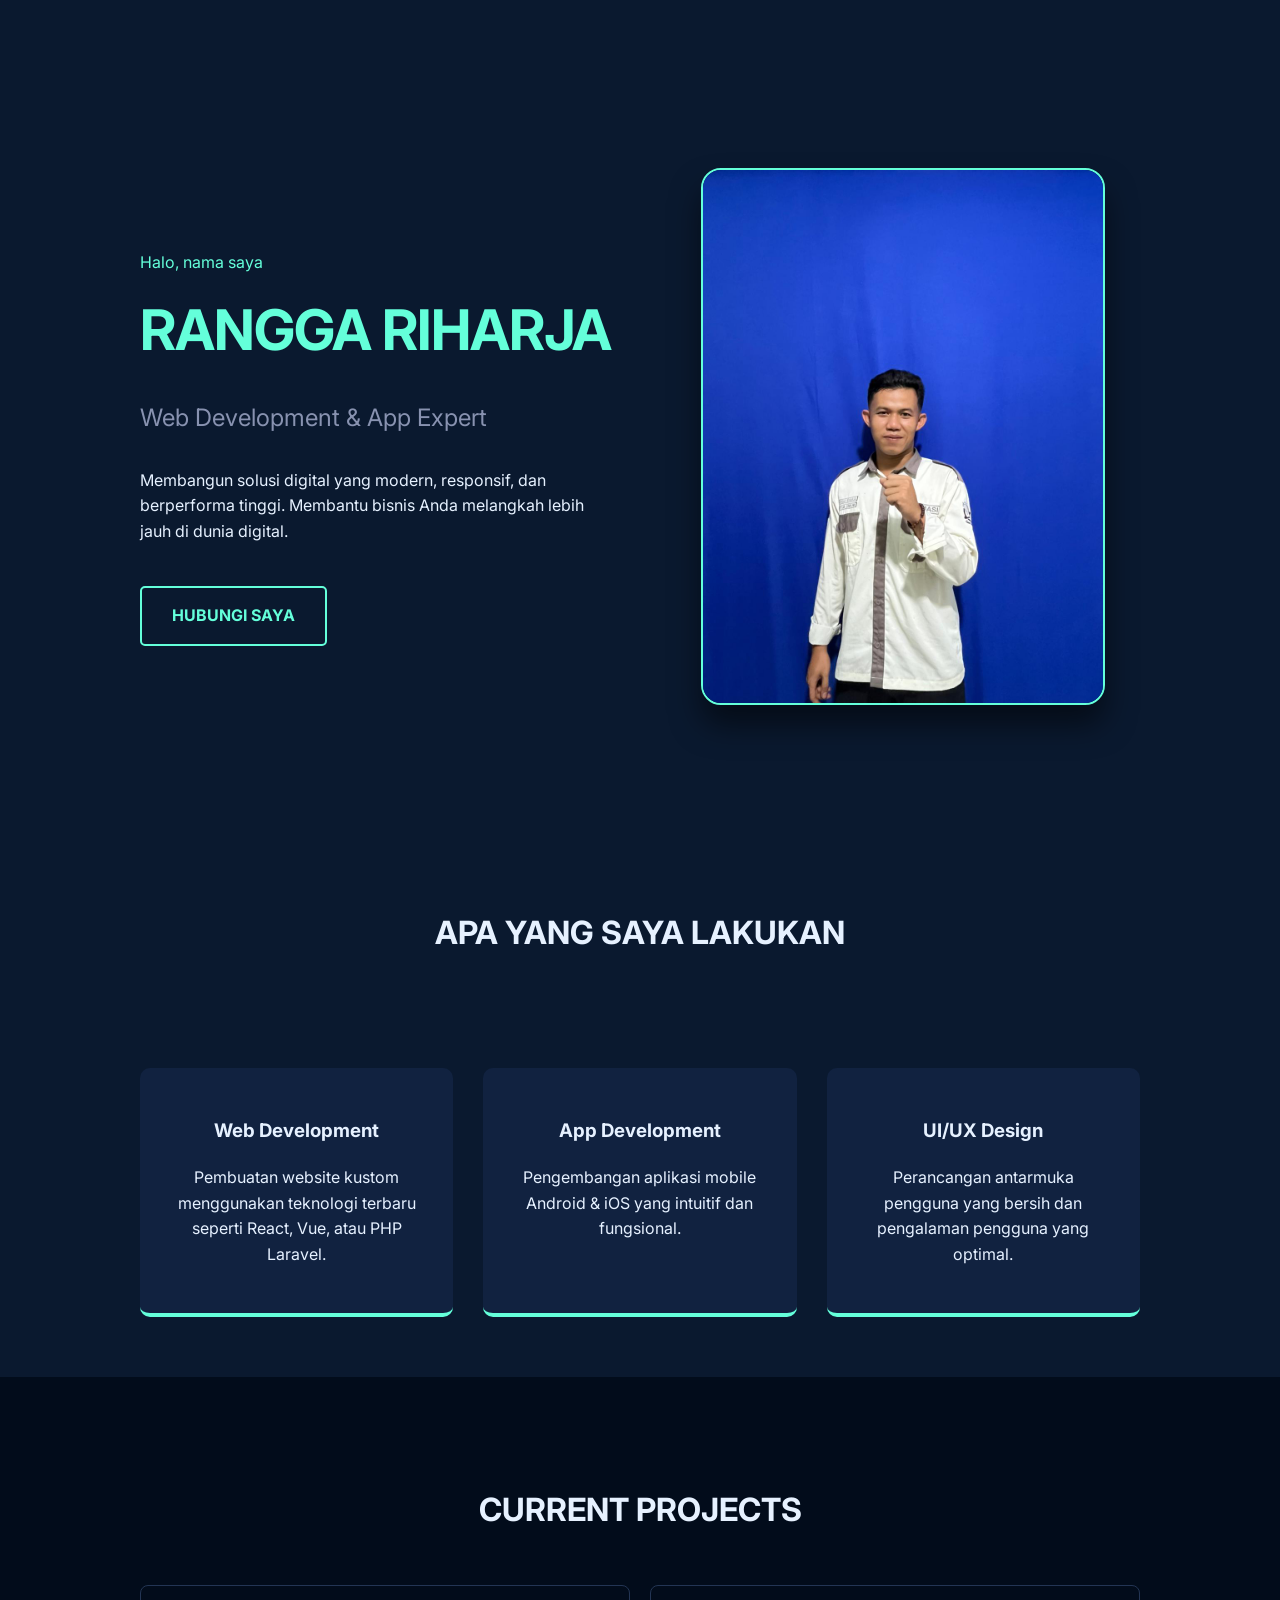
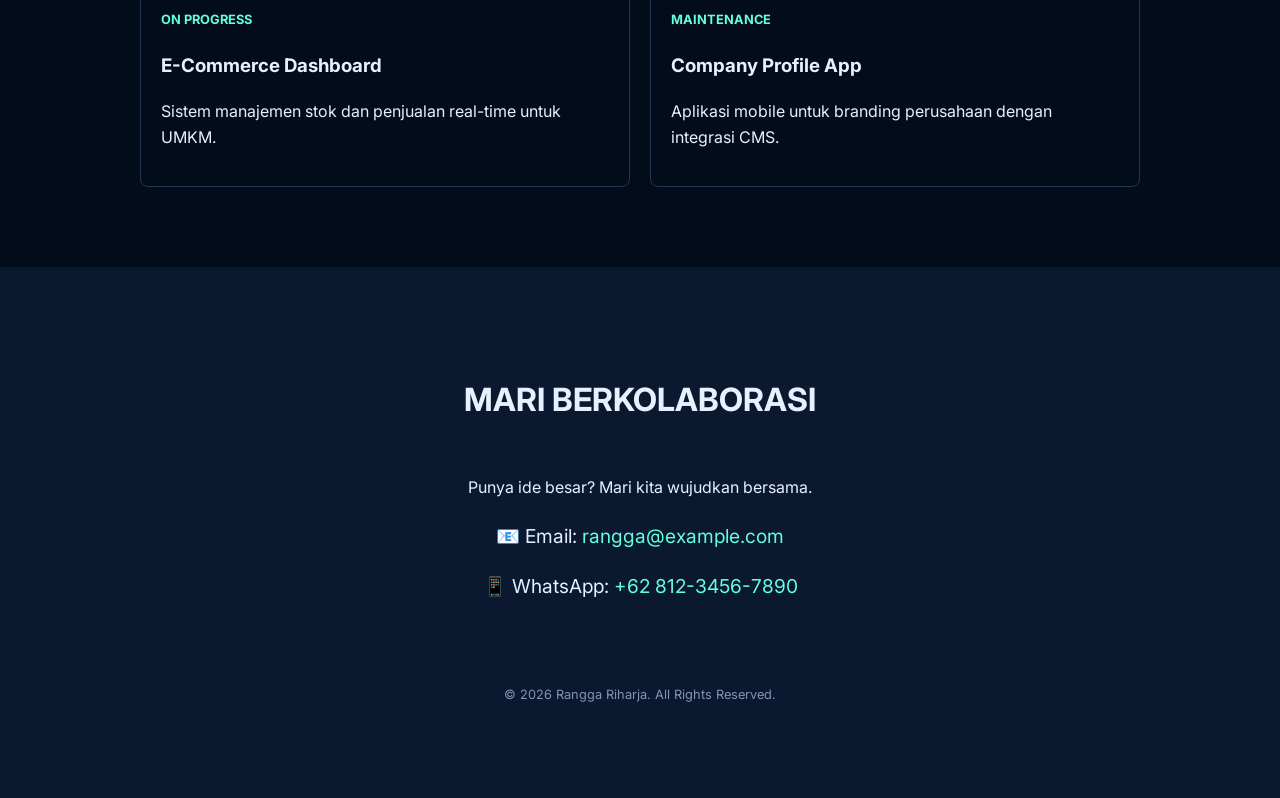
<file: index.html>
<!DOCTYPE html>
<html lang="id">
<head>
    <meta charset="UTF-8">
    <meta name="viewport" content="width=device-width, initial-scale=1.0">
    <title>Rangga Riharja | Web & App Developer</title>
    <link href="https://fonts.googleapis.com/css2?family=Inter:wght@400;700;900&display=swap" rel="stylesheet">
    <style>
        :root {
            --bg-color: #0a192f;
            --secondary-bg: #112240;
            --accent-color: #64ffda;
            --text-main: #e6f1ff;
            --text-dim: #8892b0;
        }

        body {
            background-color: var(--bg-color);
            color: var(--text-main);
            font-family: 'Inter', sans-serif;
            margin: 0;
            padding: 0;
            line-height: 1.6;
        }

        .container {
            max-width: 1000px;
            margin: 0 auto;
            padding: 0 20px;
        }

        /* --- HERO SECTION --- */
        header {
            padding: 80px 0;
            display: flex;
            align-items: center;
            gap: 50px;
            min-height: 80vh;
        }

        .hero-text { flex: 1; }
        
        .hero-image {
            flex: 1;
            text-align: center;
            position: relative;
        }

        .hero-image img {
            width: 100%;
            max-width: 400px;
            border-radius: 20px;
            box-shadow: 0 20px 30px rgba(0,0,0,0.5);
            border: 2px solid var(--accent-color);
        }

        h1 {
            font-size: 3.5rem;
            margin: 0;
            color: var(--accent-color);
            text-transform: uppercase;
            letter-spacing: -1px;
        }

        .subtitle {
            font-size: 1.5rem;
            color: var(--text-dim);
            margin-bottom: 30px;
            font-weight: 400;
        }

        .btn {
            background: transparent;
            border: 2px solid var(--accent-color);
            color: var(--accent-color);
            padding: 15px 30px;
            text-decoration: none;
            font-weight: bold;
            border-radius: 5px;
            transition: 0.3s;
            display: inline-block;
        }

        .btn:hover {
            background: rgba(100, 255, 218, 0.1);
        }

        /* --- SERVICES SECTION --- */
        .section-title {
            text-align: center;
            font-size: 2rem;
            margin-bottom: 50px;
            text-transform: uppercase;
        }

        .services {
            display: grid;
            grid-template-columns: repeat(auto-fit, minmax(250px, 1fr));
            gap: 30px;
            padding: 60px 0;
        }

        .card {
            background: var(--secondary-bg);
            padding: 30px;
            border-radius: 10px;
            text-align: center;
            border-bottom: 4px solid var(--accent-color);
        }

        /* --- CURRENT PROJECTS --- */
        .projects {
            background: #020c1b;
            padding: 80px 0;
        }

        .project-list {
            display: grid;
            grid-template-columns: 1fr 1fr;
            gap: 20px;
        }

        .project-item {
            padding: 20px;
            border: 1px solid #233554;
            border-radius: 8px;
        }

        .status {
            color: var(--accent-color);
            font-size: 0.8rem;
            font-weight: bold;
        }

        /* --- CONTACT --- */
        footer {
            padding: 80px 0;
            text-align: center;
        }

        .contact-info {
            font-size: 1.2rem;
            margin-top: 20px;
        }

        @media (max-width: 768px) {
            header { flex-direction: column-reverse; text-align: center; }
            h1 { font-size: 2.5rem; }
            .project-list { grid-template-columns: 1fr; }
        }
    </style>
</head>
<body>

    <div class="container">
        <header>
            <div class="hero-text">
                <p style="color: var(--accent-color); margin-bottom: 10px;">Halo, nama saya</p>
                <h1>Rangga Riharja</h1>
                <p class="subtitle">Web Development & App Expert</p>
                <p>Membangun solusi digital yang modern, responsif, dan berperforma tinggi. Membantu bisnis Anda melangkah lebih jauh di dunia digital.</p>
                <br>
                <a href="#contact" class="btn">HUBUNGI SAYA</a>
            </div>
            <div class="hero-image">
                <img src="rangga.jpg" alt="Rangga Riharja">
            </div>
        </header>

        <h2 class="section-title">Apa Yang Saya Lakukan</h2>
        <div class="services">
            <div class="card">
                <h3>Web Development</h3>
                <p>Pembuatan website kustom menggunakan teknologi terbaru seperti React, Vue, atau PHP Laravel.</p>
            </div>
            <div class="card">
                <h3>App Development</h3>
                <p>Pengembangan aplikasi mobile Android & iOS yang intuitif dan fungsional.</p>
            </div>
            <div class="card">
                <h3>UI/UX Design</h3>
                <p>Perancangan antarmuka pengguna yang bersih dan pengalaman pengguna yang optimal.</p>
            </div>
        </div>
    </div>

    <section class="projects">
        <div class="container">
            <h2 class="section-title">Current Projects</h2>
            <div class="project-list">
                <div class="project-item">
                    <span class="status">ON PROGRESS</span>
                    <h3>E-Commerce Dashboard</h3>
                    <p>Sistem manajemen stok dan penjualan real-time untuk UMKM.</p>
                </div>
                <div class="project-item">
                    <span class="status">MAINTENANCE</span>
                    <h3>Company Profile App</h3>
                    <p>Aplikasi mobile untuk branding perusahaan dengan integrasi CMS.</p>
                </div>
            </div>
        </div>
    </section>

    <footer id="contact">
        <div class="container">
            <h2 class="section-title">Mari Berkolaborasi</h2>
            <p>Punya ide besar? Mari kita wujudkan bersama.</p>
            <div class="contact-info">
                <p>📧 Email: <span style="color: var(--accent-color)">rangga@example.com</span></p>
                <p>📱 WhatsApp: <span style="color: var(--accent-color)">+62 812-3456-7890</span></p>
            </div>
            <br><br>
            <p style="font-size: 0.8rem; color: var(--text-dim)">&copy; 2026 Rangga Riharja. All Rights Reserved.</p>
        </div>
    </footer>

</body>
</html>
</file>
